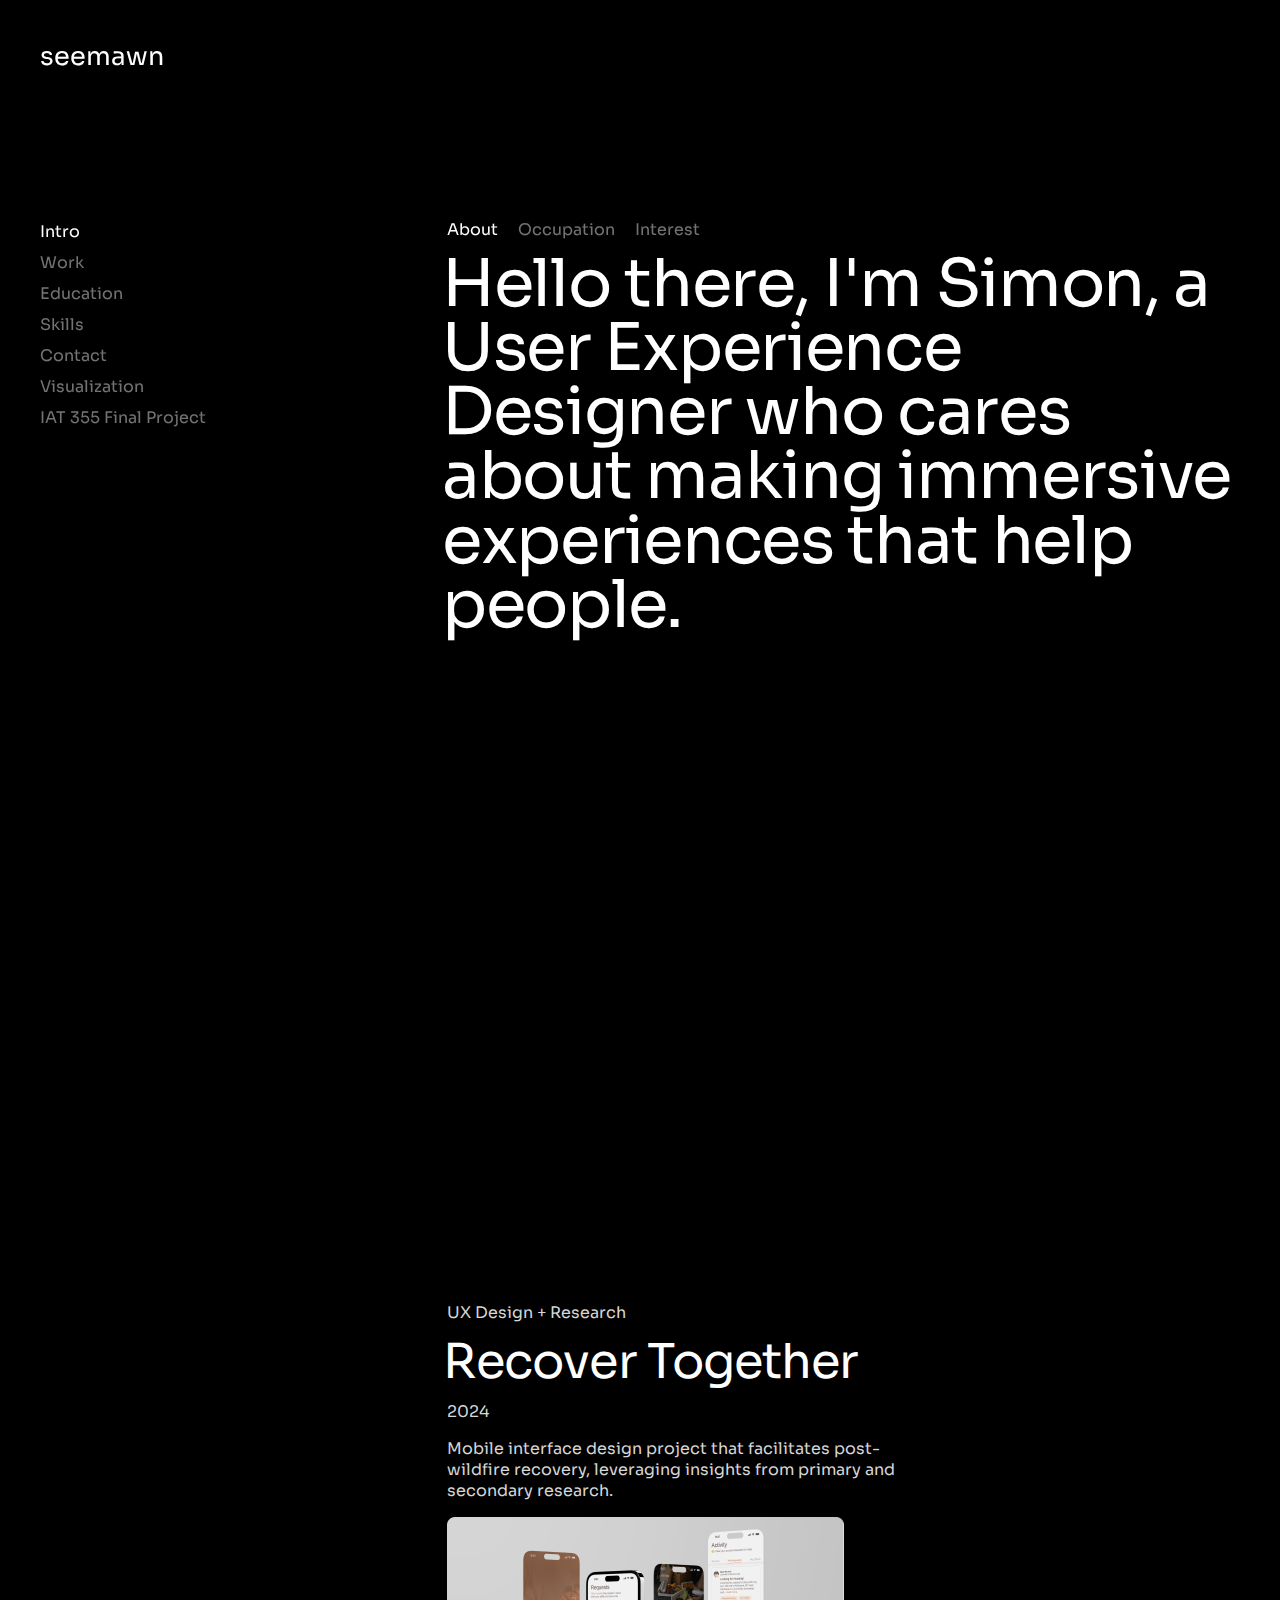
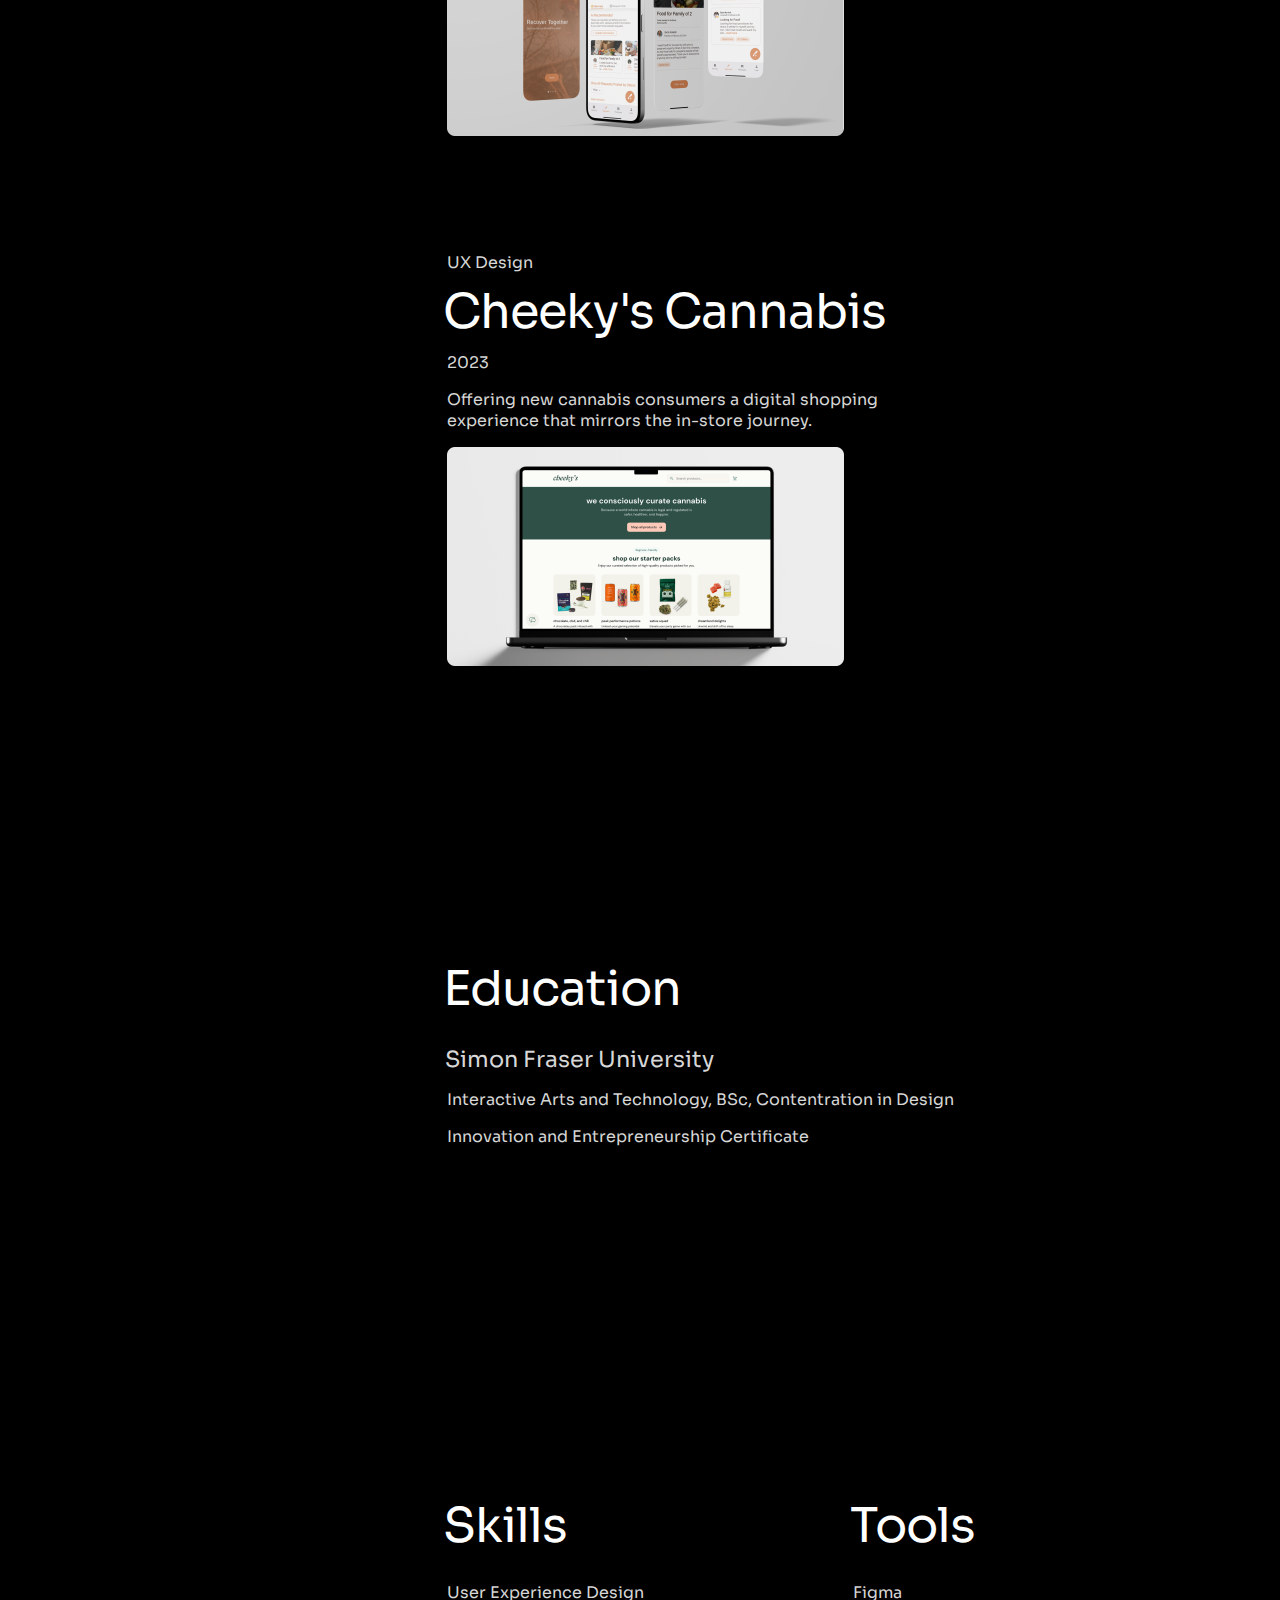
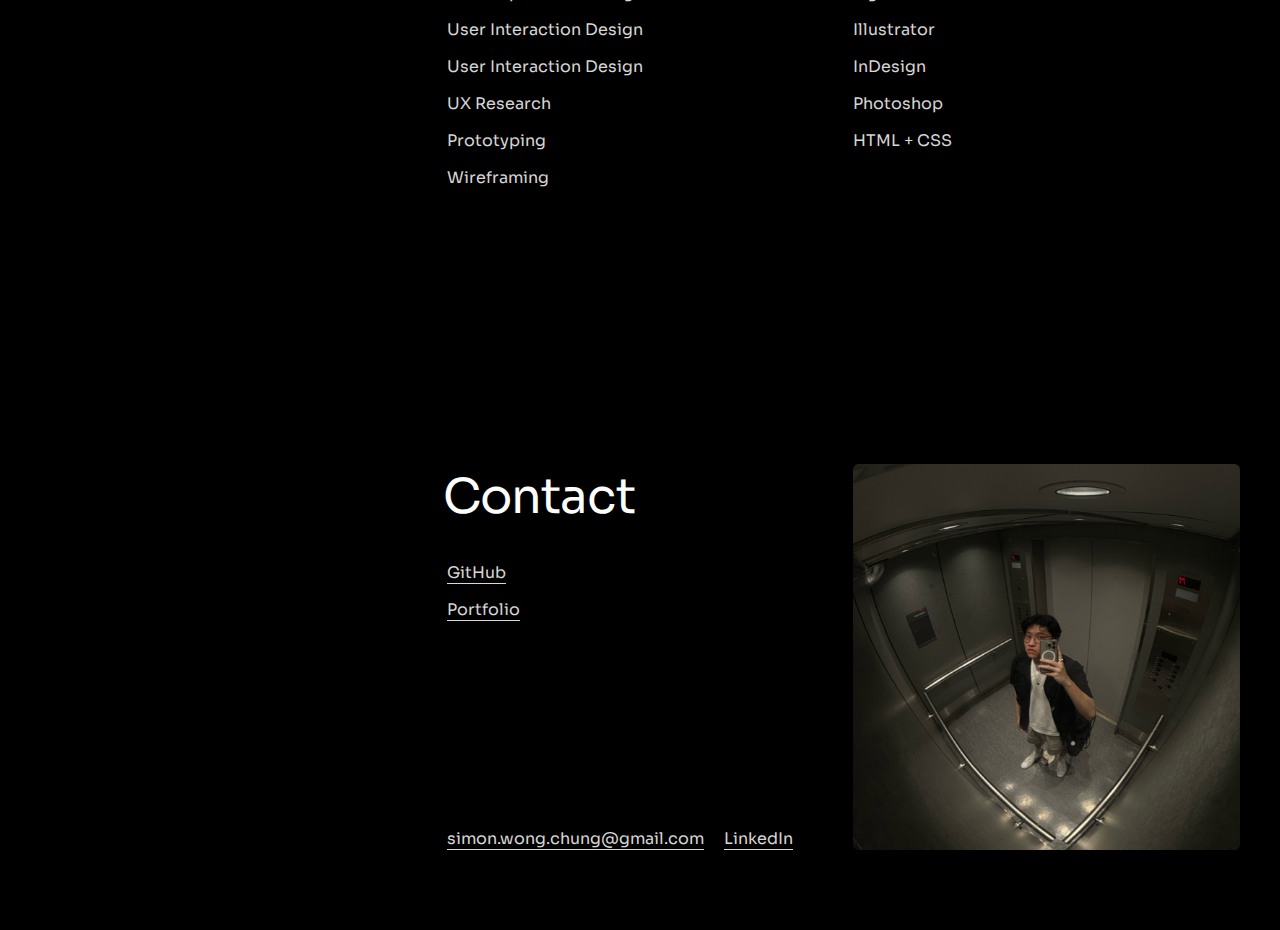
<file: index.html>
<!DOCTYPE html>
<html lang="en">
<head>
    <meta charset="UTF-8">
    <meta name="viewport" content="width=device-width, initial-scale=1.0">
    <title>seemawn</title>

    <link href="style.css" rel="stylesheet">
    <link href="grids.css" rel="stylesheet">
    <link href="variables.css" rel="stylesheet">

    <link rel="preconnect" href="https://fonts.googleapis.com">
    <link rel="preconnect" href="https://fonts.gstatic.com" crossorigin>
    <link href="https://fonts.googleapis.com/css2?family=Sora:wght@100..800&display=swap" rel="stylesheet">

    <script src="https://code.jquery.com/jquery-3.6.0.min.js"></script>
</head>
<body>
    <header>
        <h1>seemawn</h1>
    </header>

    <nav>
        <div class="nav-grid content">
            <a class="item is--active">Intro</a>
            <a class="item">Work</a>
            <a class="item" href="#">Education</a>
            <a class="item" href="#">Skills</a>
            <a class="item" href="#">Contact</a>
            <a class="item" href="visualizations.html">Visualization</a>
            <a class="item" href="finalproject2.html">IAT 355 Final Project</a>
        </div>
    </nav>

    <main>
        <section class="section intro">

            <div class="content">

                <div class="options">
                    <div class="option about is--active">About</div>
                    <div class="option occupation">Occupation</div>
                    <div class="option interest">Interest</div>
                </div>

                <div class="texts">
                    <h2 class="text about is--visible">Hello there, I'm Simon, a User Experience Designer who cares about making immersive experiences that help people.</h2>
                    <h2 class="text occupation">Currently a third-year student at Simon Fraser University, I am pursuing a B.Sc in Interactive Arts & Technology and a Certificate in Innovation and Entrepreneurship.</h2>
                    <h2 class="text interest">Beyond design, I am a health enthusiast who enjoys analyzing everyday products.</h2>
                </div>

            </div>
        </section>

        <section class="section work">
            <div class="content">
                <div class="project1">
                    <p>UX Design + Research</p>
                    <h3>Recover Together</h3>
                    <p>2024</p>
                    <p>Mobile interface design project that facilitates post-wildfire recovery, leveraging insights from primary and secondary research.</p>
                    <img src="img/project2.png" alt="Recover Together" width="397" height="219">
                </div>

                <div class="project2">
                    <p>UX Design</p>
                    <h3>Cheeky's Cannabis</h3>
                    <p>2023</p>
                    <p>Offering new cannabis consumers a digital shopping experience that mirrors the in-store journey.</p>
                    <img src="img/project1.png" alt="Recover Together" width="397" height="219">
                </div>
            </div>
        </section>

        <section class="section education">
            <div class="content">
                <div class="school">
                    <h3>Education</h3>
                    <p class="title">Simon Fraser University</p>
                    <ul>
                        <li>Interactive Arts and Technology, BSc, Contentration in Design</li>
                        <li>Innovation and Entrepreneurship Certificate</li>
                    </ul>
                </div>
            </div>
        </section>

        <section class="section skills">
            <div class="content">
                <div class="skill">
                    <h3>Skills</h3>
                    <ul>
                        <li>User Experience Design</li>
                        <li>User Interaction Design</li>
                        <li>User Interaction Design</li>
                        <li>UX Research</li>
                        <li>Prototyping</li>
                        <li>Wireframing</li>
                    </ul>
                </div>

                <div class="tool">
                    <h3>Tools</h3>
                    <ul>
                        <li>Figma</li>
                        <li>Illustrator</li>
                        <li>InDesign</li>
                        <li>Photoshop</li>
                        <li>HTML + CSS</li>
                    </ul>
                </div>
            </div>
        </section>

        <section class="section contact">
            <div class="content">
      
                <div class="text">
      
                    <div class="content">
    
                        <div class="status">
                            <h3>Contact</h3>
                            <div class="link">
                                <div class="item"><a href="https://github.com/SimonWongChung" target="_blank">GitHub</a></div>
                                <div class="spacing2"></div>
                                <div class="item"><a href="https://www.simonwongchung.com/" target="_blank">Portfolio</a></div>
                            </div>
                        </div>
        
                    </div>
        
                    <div class="actions">
                        <div class="item"><a href="mailto:billy.sweeney@gmail.com?subject=Enquiry%20from%20website">simon.wong.chung@gmail.com</a></div>
                        <div class="item"><a href="https://www.linkedin.com/in/simon-wong-chung/" target="_blank">LinkedIn</a></div>
                    </div>
      
                </div>
      
                <div class="image">
                    <figure>
                    <img src="img/about.png" alt="Profile photo of Simon">
                    </figure>
                </div>
      
            </div>

    </main>

    <script src="main.js"></script>
</body>
</html>
</file>
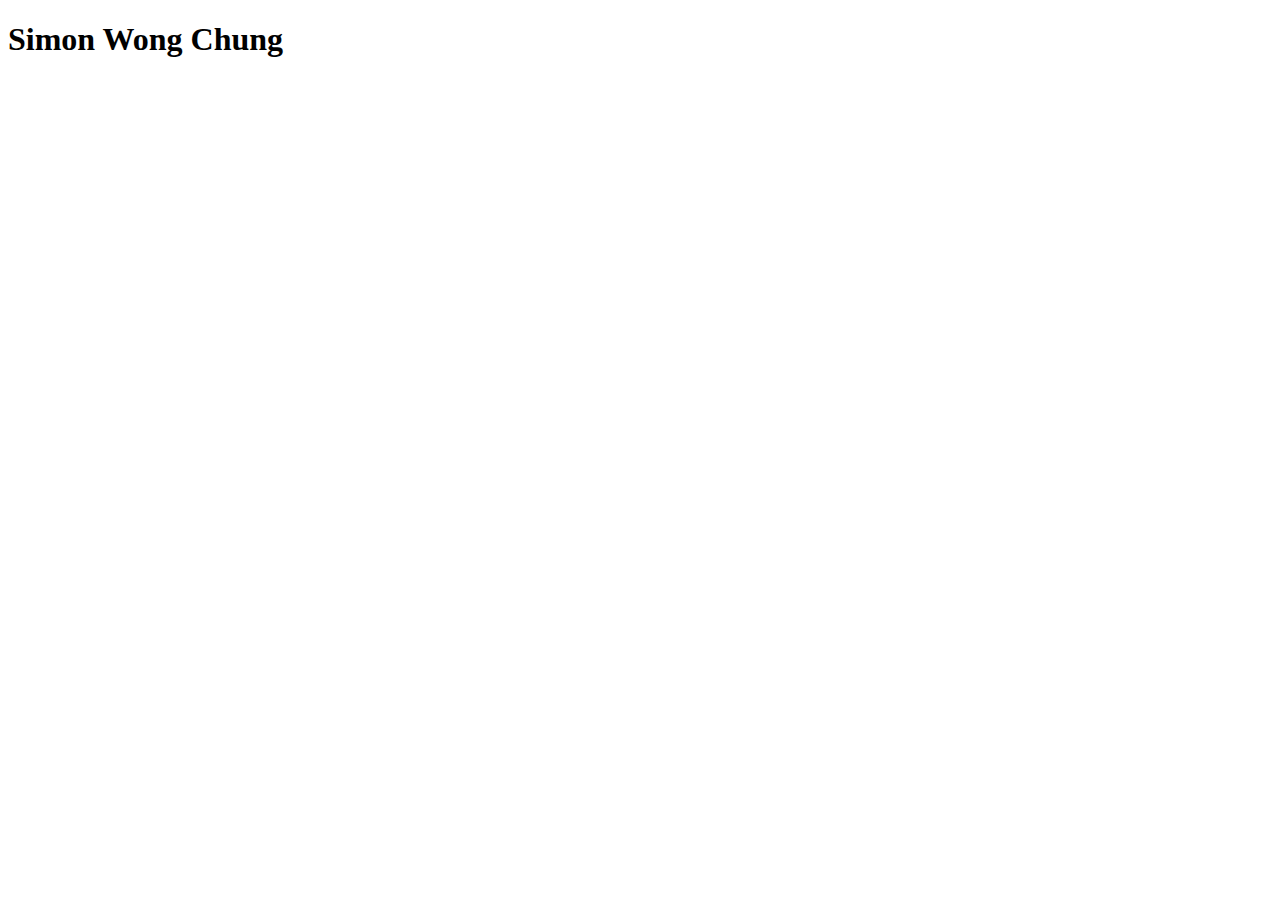
<file: A2-Personal-Website/index.html>
<!DOCTYPE html>
<html lang="en">
<head>
    <meta charset="UTF-8">
    <meta name="viewport" content="width=device-width, initial-scale=1.0">
    <title>Document</title>
</head>
<body>
    <h1>Simon Wong Chung</h1>
</body>
</html>
</file>
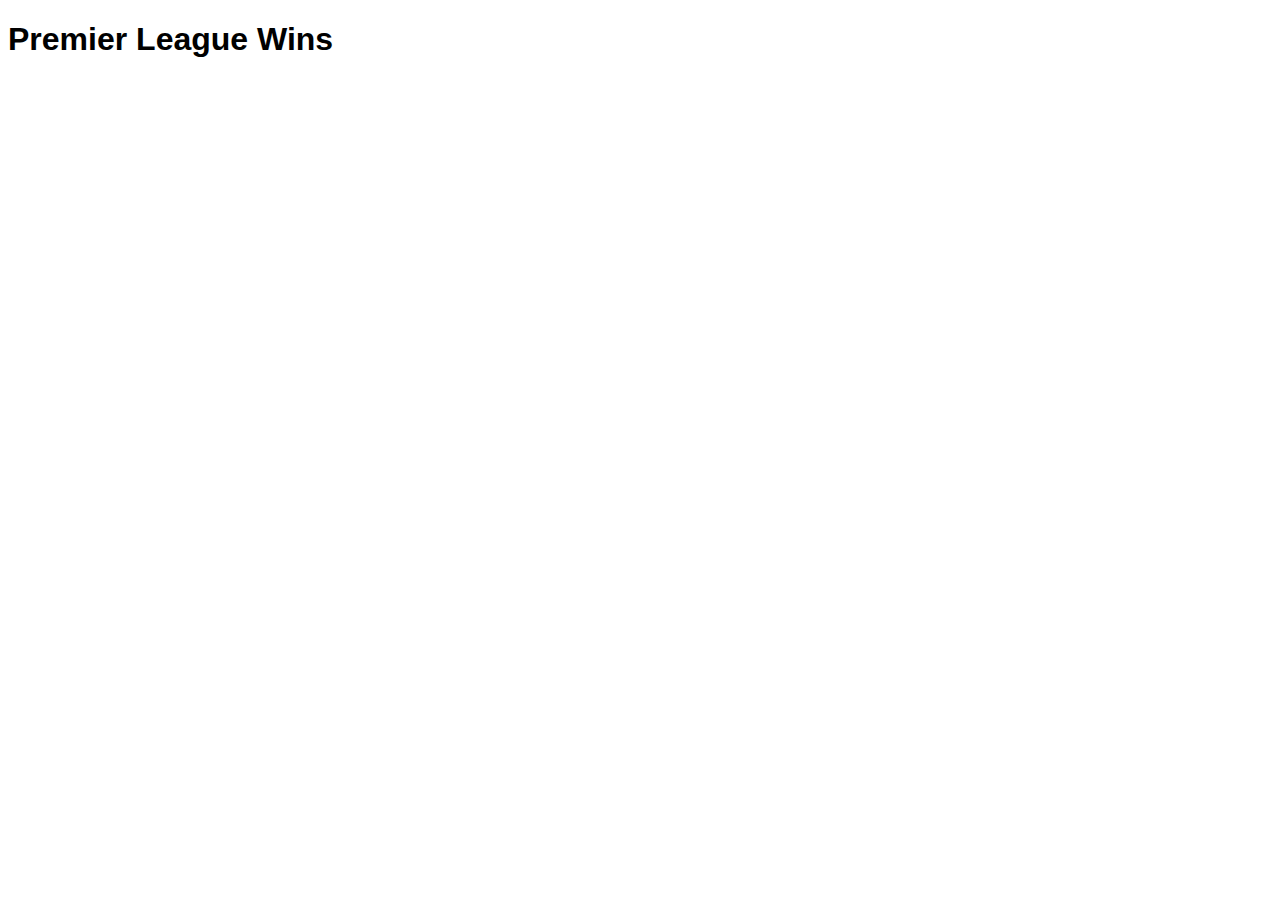
<file: test.html>
<!DOCTYPE html>
<html lang="en">
<head>
  <meta charset="UTF-8">
  <meta name="viewport" content="width=device-width, initial-scale=1.0">
  <title>Premier League Wins</title>
  <script src="https://d3js.org/d3.v7.min.js"></script>
  <style>
    body {
      font-family: Arial, sans-serif;
    }
    .bar {
      fill: steelblue;
    }
    .bar:hover {
      fill: orange;
    }
    .axis-label {
      font-size: 12px;
    }
    .tooltip {
      position: absolute;
      text-align: center;
      padding: 8px;
      background: lightgray;
      border: 1px solid black;
      border-radius: 4px;
      pointer-events: none;
    }
  </style>
</head>
<body>
  <h1>Premier League Wins</h1>
  <svg width="1000" height="600"></svg>
  <script>
    // Data for the chart (replace with actual data)
    const data = [
      { team: "Arsenal", wins: 20 },
      { team: "Chelsea", wins: 18 },
      { team: "Liverpool", wins: 22 },
      { team: "Manchester City", wins: 25 },
      { team: "Manchester United", wins: 19 },
      { team: "Tottenham", wins: 17 }
    ];

    const margin = { top: 40, right: 20, bottom: 100, left: 60 };
    const width = 1000 - margin.left - margin.right;
    const height = 600 - margin.top - margin.bottom;

    const svg = d3.select("svg")
      .attr("width", width + margin.left + margin.right)
      .attr("height", height + margin.top + margin.bottom)
      .append("g")
      .attr("transform", `translate(${margin.left}, ${margin.top})`);

    const x = d3.scaleBand()
      .domain(data.map(d => d.team))
      .range([0, width])
      .padding(0.2);

    const y = d3.scaleLinear()
      .domain([0, d3.max(data, d => d.wins)])
      .nice()
      .range([height, 0]);

    // Add X axis
    svg.append("g")
      .attr("transform", `translate(0, ${height})`)
      .call(d3.axisBottom(x))
      .selectAll("text")
      .attr("transform", "rotate(-45)")
      .style("text-anchor", "end");

    // Add Y axis
    svg.append("g")
      .call(d3.axisLeft(y));

    // Add bars
    svg.selectAll(".bar")
      .data(data)
      .enter().append("rect")
      .attr("class", "bar")
      .attr("x", d => x(d.team))
      .attr("y", d => y(d.wins))
      .attr("width", x.bandwidth())
      .attr("height", d => height - y(d.wins));

    // Add labels
    svg.selectAll(".label")
      .data(data)
      .enter().append("text")
      .attr("class", "label")
      .attr("x", d => x(d.team) + x.bandwidth() / 2)
      .attr("y", d => y(d.wins) - 5)
      .attr("text-anchor", "middle")
      .text(d => d.wins);

    // Tooltip
    const tooltip = d3.select("body")
      .append("div")
      .attr("class", "tooltip")
      .style("opacity", 0);

    svg.selectAll(".bar")
      .on("mouseover", (event, d) => {
        tooltip.transition().duration(200).style("opacity", 1);
        tooltip.html(`Team: ${d.team}<br>Wins: ${d.wins}`)
          .style("left", `${event.pageX + 5}px`)
          .style("top", `${event.pageY - 28}px`);
      })
      .on("mouseout", () => {
        tooltip.transition().duration(500).style("opacity", 0);
      });
  </script>
</body>
</html>
</file>
<file: style.css>
body {
    font-family: "Sora", sans-serif;
    font-optical-sizing: auto;
    background-color: #000000;
    margin: var(--grid--app-margin);
    padding: 0;
    color: white;
    font-weight: 400;
}

h1{
    font-size: 1.6rem;
    font-weight: 400;
    margin: 0;
    padding: 0;
}

header{
    position: fixed;
    width: 100%;
}

nav{
    position: fixed;
    top: var(--grid--app-xheight);
    left: var(--grid--app-margin);
    z-index: 100;
}

nav a{
    text-decoration: none;
    margin: 0;
    padding: 0;
    color: white;
    opacity: 0.45;
    font-size: var(--font--size-regular);
    padding: 1px 0;
}
nav .content:hover{
    cursor: pointer;
}
nav a:hover{
    cursor: pointer;
    transition-duration: 0.6s;
    transition-timing-function: ease-out;
    transition-property: color;
    color: white;
    opacity: 90;
}

nav a.item.is--active {
    opacity: 90;
}

.section p{
    color: rgb(255, 255, 255, 0.85);
}



/* Sections
----------------------------------------------------------------------------- */
.section {
    display: grid;
    grid-template-columns: var(--grid--app-columns);
    gap: var(--grid--app-gutter);
}
.section > .content {
    grid-column: 5 / -1;
}

.section h2 {
    margin-left: var(--font--margin-left);
    font-size: var(--font--size-huge);
    /* font-size: 4rem; */
    line-height: 0.975;
    letter-spacing: -0.02em;
    font-weight: 400;
    margin-top: 0;
}

.section h3 {
    margin-left: var(--font--margin-left);
    /* font-size: var(--font--size-large); */
    font-size: 3rem;
    line-height: 0.975;
    letter-spacing: -0.02em;
    font-weight: 400;
    margin-top: 0;
    margin-bottom: 0;
}

/* Section intro
----------------------------------------------------------------------------- */

.section.intro > .content {
    position: relative;
    padding: calc(var(--grid--app-xheight) - 52px) 0 80px 0;
}

.section.intro .options {
    position: relative;
    display: flex;
    flex-wrap: nowrap;
}

.section.intro .options:hover {
    cursor: pointer;
}
.section.intro .options .option {
    font-size: var(--font--size-regular);
    line-height: 20px;
    padding: 12px 10px;
    color: white;
    opacity: 0.45;
    white-space: nowrap;
}
.section.intro .options .option:hover {
    color: white;
    opacity: 90;
    cursor: pointer;
}
.section.intro .options .option:first-child {
padding-left: 0;
}
.section.intro .options .option:last-child {
padding-right: 80px;
}
.section.intro .options .option.is--active {
    color: white;
    opacity: 90;
}

.section.intro .text {
    min-height: calc(1em * 0.975 * 7);
    display: none;
}
.section.intro .text.is--visible {
    display: block;
}
.section.intro .text span {
    white-space: nowrap;
}

/* Section work
----------------------------------------------------------------------------- */

.section.work {
    padding: 0;
    display: flex;
}

.section.work > .content {
    padding: 50vh 0 20px 0;
    display: grid;
    grid-template-columns: var(--grid--app-columns);
    gap: var(--grid--app-gutter);
}

.section.work .project1 {
    padding-bottom: 80px;
    /* grid-column: 2 / -1;
    column-span: 2; */
    grid-column: 5 / span 5;
}

.section.work .project2 {
    grid-column: 5 / span 5;
}

/* Section education
----------------------------------------------------------------------------- */

.section.education > .content {
    padding: 280px 0 var(--grid--app-margin) 0;
    display: grid;
    grid-template-columns: var(--grid--app-columns-2);
    gap: var(--grid--app-gutter);
}

.section.education .school {
    padding-bottom: 80px;
    grid-column: 1 / -1;
}

.title{
    font-size: 1.4rem;
    margin-top: 2rem;
    margin-bottom: 1rem;
    margin-left: var(--font--margin-left);
}

/* Section skills
----------------------------------------------------------------------------- */

.section.skills > .content {
    padding: 220px 0 var(--grid--app-margin) 0;
    display: grid;
    grid-template-columns: var(--grid--app-columns-2);
    gap: var(--grid--app-gutter);
}

/* .section.skills .skill {
    padding-bottom: 80px;
    grid-column: 1 / -1;
}

.section.skills .tools {
    grid-column: 1 / -1;
} */

.skill h3, .tool h3{
    margin-bottom: 2rem;
}

.skill ul, .tool ul, .school ul{
    list-style-type: none;
    margin: 0;
    padding: 0;
    color: rgb(255, 255, 255, 0.85);
}

.skill ul li,  .tool ul li, .school ul li{
    font-weight: 400;
    /* margin-top: 0.5rem; */
    margin-bottom: 1rem;
}


/* Section contact
----------------------------------------------------------------------------- */

.section.contact > .content {
    padding: 220px 0 var(--grid--app-margin) 0;
    display: grid;
    grid-template-columns: var(--grid--app-columns-2);
    gap: var(--grid--app-gutter);
}

.section.contact > .content .text {
    display: flex;
    flex-direction: column;
    justify-content: space-between;
}

.section.contact .actions {
    display: grid;
    grid-template-columns: var(--grid--app-columns-2);
    gap: var(--grid--app-gutter);
}

.section.contact .status h3,
.section.contact .actions a {
    line-height: 1.375;
}

.section.contact .image figure {
    position: relative;
}

img {
    display: block;
    user-select: none;
}

figure{
    margin: 0;
}

.section.contact .image img {
    width: 100%;
    height: 100%;
}

.link{
    margin-top: 2rem;
}

.section.contact .actions a, .section.contact .status a {
    color: rgb(255, 255, 255, 0.85);
    text-decoration: none;
    border-bottom: 0.5px solid rgb(255, 255, 255, 0.85);
}

.section.contact .actions a:hover, .section.contact .status a:hover {
    color: rgb(255, 255, 255);
    border-bottom: 1.5px solid rgb(255, 255, 255, 0.85);
}



/* Visualization Page
----------------------------------- */

/* Section Visualization
----------------------------------------------------------------------------- */

.section.visualization > .content {
    position: relative;
    padding: calc(var(--grid--app-xheight) - 52px) 0 80px 0;
}

/* SVG Chart
----------------------------------- */
.section.visualization .chart {
    opacity: 0.95;
    margin-top: 1rem;
}

.section.visualization p{
    color: rgb(255, 255, 255, 0.9);
}

.svgChart{
    margin-top: -5rem;
}

.section.visualization .art {
    padding: 80px 0 var(--grid--app-margin) 0;
}

svg.art{
    border: 1px solid #333;
    width: 600px;
    height: 600px;
    background-color: #fff;
}

.spacing{
    margin-bottom: 3rem;
}

.spacing2{
    margin-bottom: 1rem;
}

.visualization h4{
    margin-left: var(--font--margin-left);
    font-size: 2rem;
    line-height: 1.2;
    letter-spacing: -0.02em;
    font-weight: 400;
    margin-top: 4rem;
    margin-bottom: 0;
}



/* A3 Vega-Lite Visualization
----------------------------------------------------------------------------- */
#view1, #view2, #view3, #view4, #view5, #view6{
    width: 100%;
    height: 100%;
}

.chartH{
    margin-top: 3rem;
}

.visTitle{
    margin-top: 5rem;
    font-size: 1.5rem;
}

/* FINAL PROJECT
----------------------------------------------------------------------------- */

img{
    max-width: 100%;
    height: auto;
}

.head{
    font-size: 1.6rem;
    color: rgb(255, 255, 255, 0.99);
    margin-bottom: 1rem;
}

.finalproject li{
    margin: 1rem;
}

/* Vis 1
----------------------------------------------------------------------------- */

.bar {
    fill: steelblue;
  }
  
  .bar:hover {
    fill: orange;
  }
  
  .axis text {
    font-size: 12px;
  }
  
  .axis path,
  .axis line {
    fill: none;
    stroke: black;
    shape-rendering: crispEdges;
  }

  /* Style for the chart container */
.vis1 {
    display: block; /* Or inline-block depending on your layout */
    width: 100%; /* Adjust width as needed */
    text-align: center; /* Center align the chart horizontally */
    position: relative; /* Enable custom positioning */
    margin: 50px auto; /* Center the chart vertically with margin */
    top: 0; /* Adjust top position */
    left: 0; /* Adjust left position */
}

.caption{
    font-style: italic;
    margin-top: -1.5rem;
}

/* Vis 2
----------------------------------------------------------------------------- */
.line {
    fill: none;
    stroke-width: 2;
  }
  .line.scored {
    stroke: steelblue;
  }
  .line.conceded {
    stroke: crimson;
  }
  .axis-label {
    font-size: 12px;
  }
  #vis-container {
    text-align: center;
    margin-top: 20px;
  }
</file>
<file: grids.css>
.nav-grid{
    display: grid;
    grid-column-gap: 1.25rem;
    grid-row-gap: 0.5rem;
}

.body-grid{
    display: grid;
    grid-column-gap: 2.5rem;
    grid-row-gap: 1rem;
}

.column-2-grid{
    display: grid;
    grid-column-gap: 2.5rem;
    grid-row-gap: 1rem;
}

@media(min-width: 35rem){
    .nav-grid{
        /* grid-template-columns: repeat(4, 1fr); */
		grid-template-rows: auto;
		grid-auto-flow: row;
    }
    .body-grid{
        grid-template-columns: repeat(12, 1fr);
		grid-template-rows: auto;
		grid-auto-flow: row;
    }

    .column-2-grid{
        grid-template-columns: repeat(2, 1fr);
		grid-template-rows: auto;
		grid-auto-flow: row;
    }

}
</file>
<file: variables.css>
:root {
    --grid--app-margin: 2.5rem;
    --grid--app-xheight: 220px;
    --grid--app-gutter: 20px;
    --grid--app-columns: var(--grid--app-columns-12);
    --grid--app-columns-12: repeat(12, [col-start] 1fr);
    --grid--app-columns-6: repeat(6, [col-start] 1fr);
    --grid--app-columns-4: repeat(4, [col-start] 1fr);
    --grid--app-columns-3: repeat(3, [col-start] 1fr);
    --grid--app-columns-2: repeat(2, [col-start] 1fr);
    --grid--app-columns-1: repeat(1, [col-start] 1fr);
}

:root {
    --color--foreground--100: rgb(0 0 0 / 1);
    --color--foreground--50:  rgb(0 0 0 / 0.5);
    --color--foreground--33:  rgb(0 0 0 / 0.333);
    --color--foreground--25:  rgb(0 0 0 / 0.25);
    --color--foreground--20:  rgb(0 0 0 / 0.2);
    --color--foreground--15:  rgb(0 0 0 / 0.15);
    --color--foreground--10:  rgb(0 0 0 / 0.1);
    --color--foreground--5:   rgb(0 0 0 / 0.05);
    --color--foreground--0:   rgb(0 0 0 / 0);
    --color--background--100: rgb(255 255 255 / 1);
    --color--background--0:   rgb(255 255 255 / 0);
}


:root {
    /* --font--family: "Billy Sans", system-ui, sans-serif;
    --font--weight: 500;
    --font--margin-left: -0.07em;
    --font--margin-left-opening-quote-mark: -0.406em; */
    --font--margin-left: -0.07em;
    --font--style: normal;
    --font--weight: 400;
    --font--size-huge: clamp(32px, 5.14vw, 5.14vw);
    --font--size-large: clamp(26px, 1.81vw, 1.81vw);
    --font--size-medium: 26px;
    --font--size-regular: 1rem;
    --font--size-regular-line-height: 1.25;
  }
</file>
